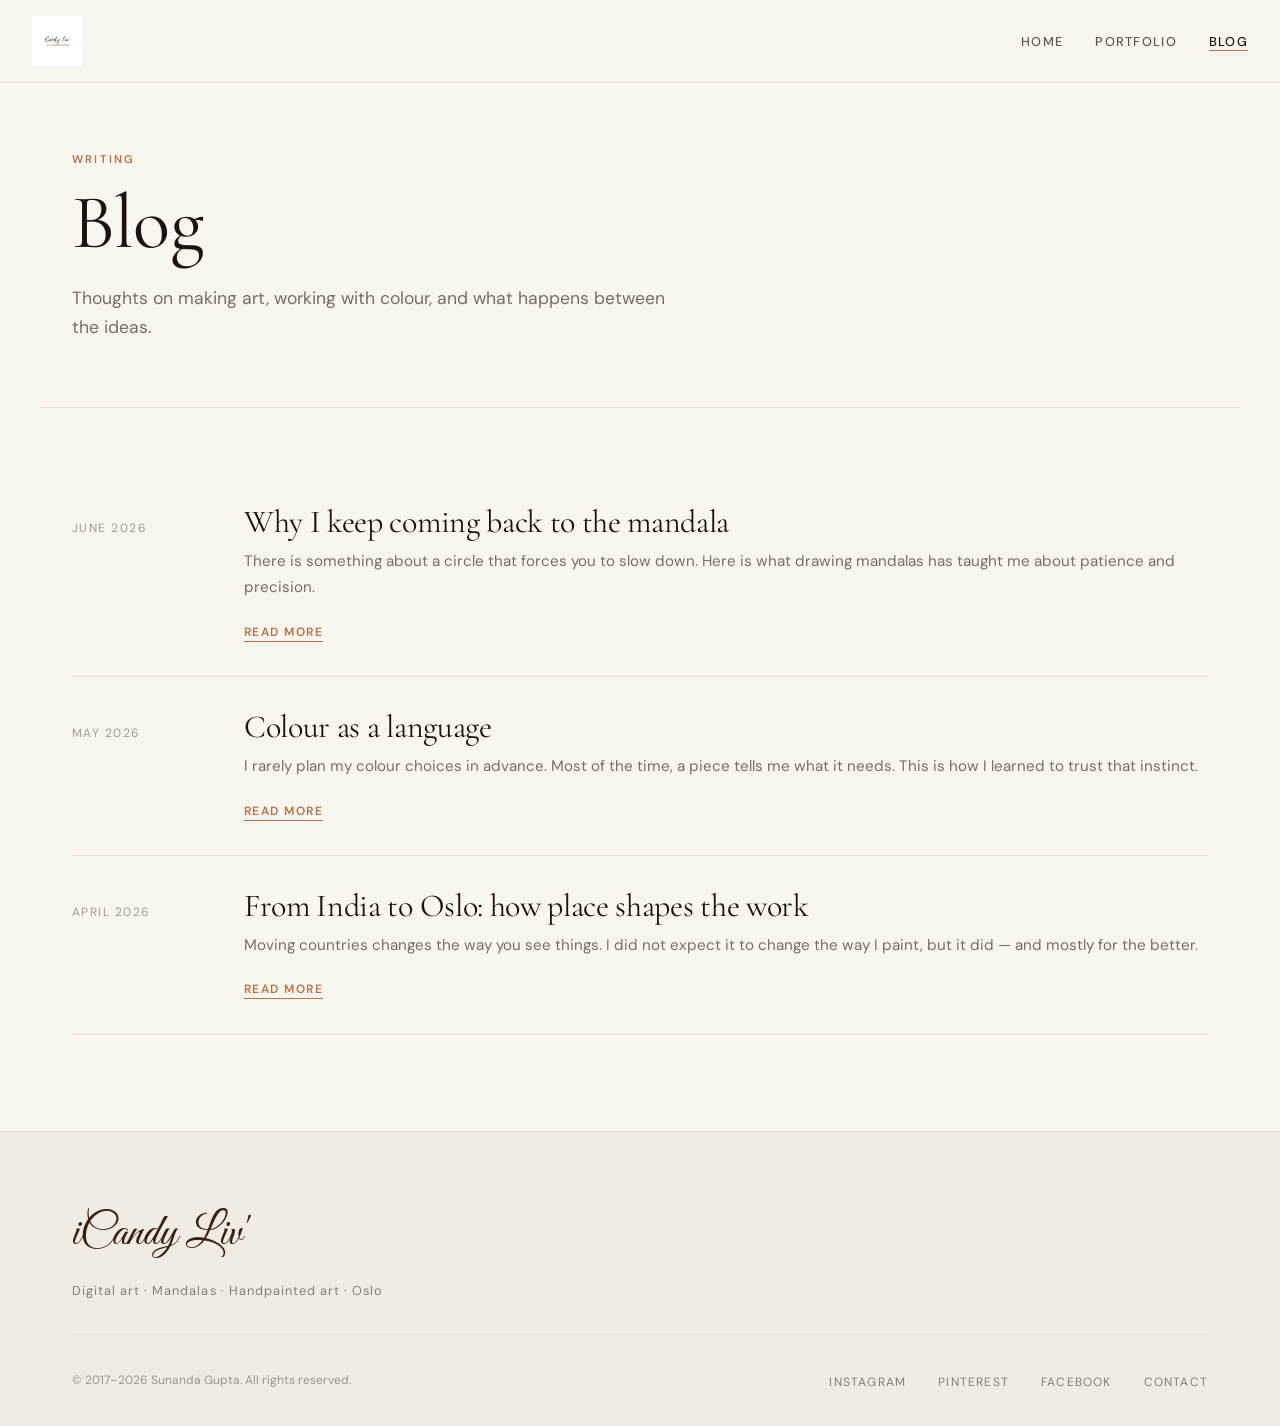
<file: blog.html>
<!DOCTYPE html>
<html lang="en">
<head>
  <meta charset="UTF-8" />
  <link rel="icon" type="image/x-icon" href="favicon.ico" />
  <link rel="icon" type="image/png" sizes="32x32" href="favicon-32.png" />
  <link rel="apple-touch-icon" sizes="180x180" href="apple-touch-icon.png" />
  <meta name="viewport" content="width=device-width, initial-scale=1.0" />
  <title>Blog | iCandy Liv'</title>
  <meta name="description" content="Notes on making art, working with colour, mandalas and what it means to create across two cultures. By Sunanda Gupta." />
  <meta property="og:title" content="Blog | iCandy Liv'" />
  <meta property="og:description" content="Notes on making art, working with colour, mandalas and what it means to create across two cultures. By Sunanda Gupta." />
  <meta property="og:image" content="https://sunandapgupta.github.io/IcandyLiv/images/IMG_6797.jpg" />
  <meta property="og:url" content="https://sunandapgupta.github.io/IcandyLiv/blog.html" />
  <meta property="og:type" content="website" />
  <meta property="og:site_name" content="iCandy Liv'" />
  <link rel="preconnect" href="https://fonts.googleapis.com" />
  <link rel="preconnect" href="https://fonts.gstatic.com" crossorigin />
  <link rel="preconnect" href="https://fonts.gstatic.com" crossorigin />
  <link href="https://fonts.googleapis.com/css2?family=Great+Vibes&family=Cormorant+Garamond:ital,wght@0,300;0,400;0,600;1,300;1,400&family=DM+Sans:wght@400;500;600&display=swap" rel="stylesheet" />
  <link rel="stylesheet" href="css/style.css" />
  <style>
    .blog-full { padding-bottom: 6rem; }
    .blog-list { display: flex; flex-direction: column; }
    .blog-list-item {
      display: grid;
      grid-template-columns: 140px 1fr;
      gap: 2rem;
      padding: 2rem 0;
      border-bottom: 1px solid var(--dust);
      align-items: baseline;
    }
    .blog-list-item .date { font-size:0.75rem; letter-spacing:0.12em; text-transform:uppercase; opacity:0.4; padding-top:0.3rem; }
    .blog-list-item h2 { font-size: clamp(1.4rem, 2.5vw, 2rem); margin-bottom:0.5rem; transition: color 0.2s; }
    .blog-list-item:hover h2 { color: var(--clay); }
    .blog-list-item p { opacity:0.6; font-size:0.95rem; margin-bottom:1rem; }
    @media (max-width:600px) { .blog-list-item { grid-template-columns:1fr; gap:0.25rem; } }
  </style>
</head>
<body>

  <nav>
    <a href="index.html" class="nav-logo"><img src="logo.png" alt="iCandy Liv'" style="height:50px;width:auto;" /></a>
    <ul class="nav-links">
      <li><a href="index.html">Home</a></li>
      <li><a href="portfolio.html">Portfolio</a></li>
      <li><a href="blog.html" class="active">Blog</a></li>
    </ul>
  </nav>

  <div class="container page-header">
    <span class="eyebrow">Writing</span>
    <h1>Blog</h1>
    <p>Thoughts on making art, working with colour, and what happens between the ideas.</p>
  </div>

  <div class="container blog-full">
    <div class="blog-list">

      <a href="blog/post-1.html">
        <div class="blog-list-item">
          <span class="date">June 2026</span>
          <div>
            <h2>Why I keep coming back to the mandala</h2>
            <p>There is something about a circle that forces you to slow down. Here is what drawing mandalas has taught me about patience and precision.</p>
            <span class="read-more">Read more</span>
          </div>
        </div>
      </a>

      <a href="blog/post-2.html">
        <div class="blog-list-item">
          <span class="date">May 2026</span>
          <div>
            <h2>Colour as a language</h2>
            <p>I rarely plan my colour choices in advance. Most of the time, a piece tells me what it needs. This is how I learned to trust that instinct.</p>
            <span class="read-more">Read more</span>
          </div>
        </div>
      </a>

      <a href="blog/post-3.html">
        <div class="blog-list-item">
          <span class="date">April 2026</span>
          <div>
            <h2>From India to Oslo: how place shapes the work</h2>
            <p>Moving countries changes the way you see things. I did not expect it to change the way I paint, but it did — and mostly for the better.</p>
            <span class="read-more">Read more</span>
          </div>
        </div>
      </a>

    </div>
  </div>

  <footer>
    <div class="container">
      <div class="footer-logo">iCandy Liv'</div>
      <p class="footer-tagline">Digital art · Mandalas · Handpainted art · Oslo</p>
      <div class="footer-inner">
        <span class="copyright">© 2017–2026 Sunanda Gupta. All rights reserved.</span>
        <ul class="footer-links">
          <li><a href="https://www.instagram.com/icandyliv/" target="_blank" rel="noopener">Instagram</a></li>
          <li><a href="https://no.pinterest.com/guptasunanda19/" target="_blank" rel="noopener">Pinterest</a></li>
          <li><a href="https://www.facebook.com/icandyliv/" target="_blank" rel="noopener">Facebook</a></li>
          <li><a href="mailto:icandyliv@gmail.com">Contact</a></li>
        </ul>
      </div>
    </div>
  </footer>

</body>
</html>
</file>
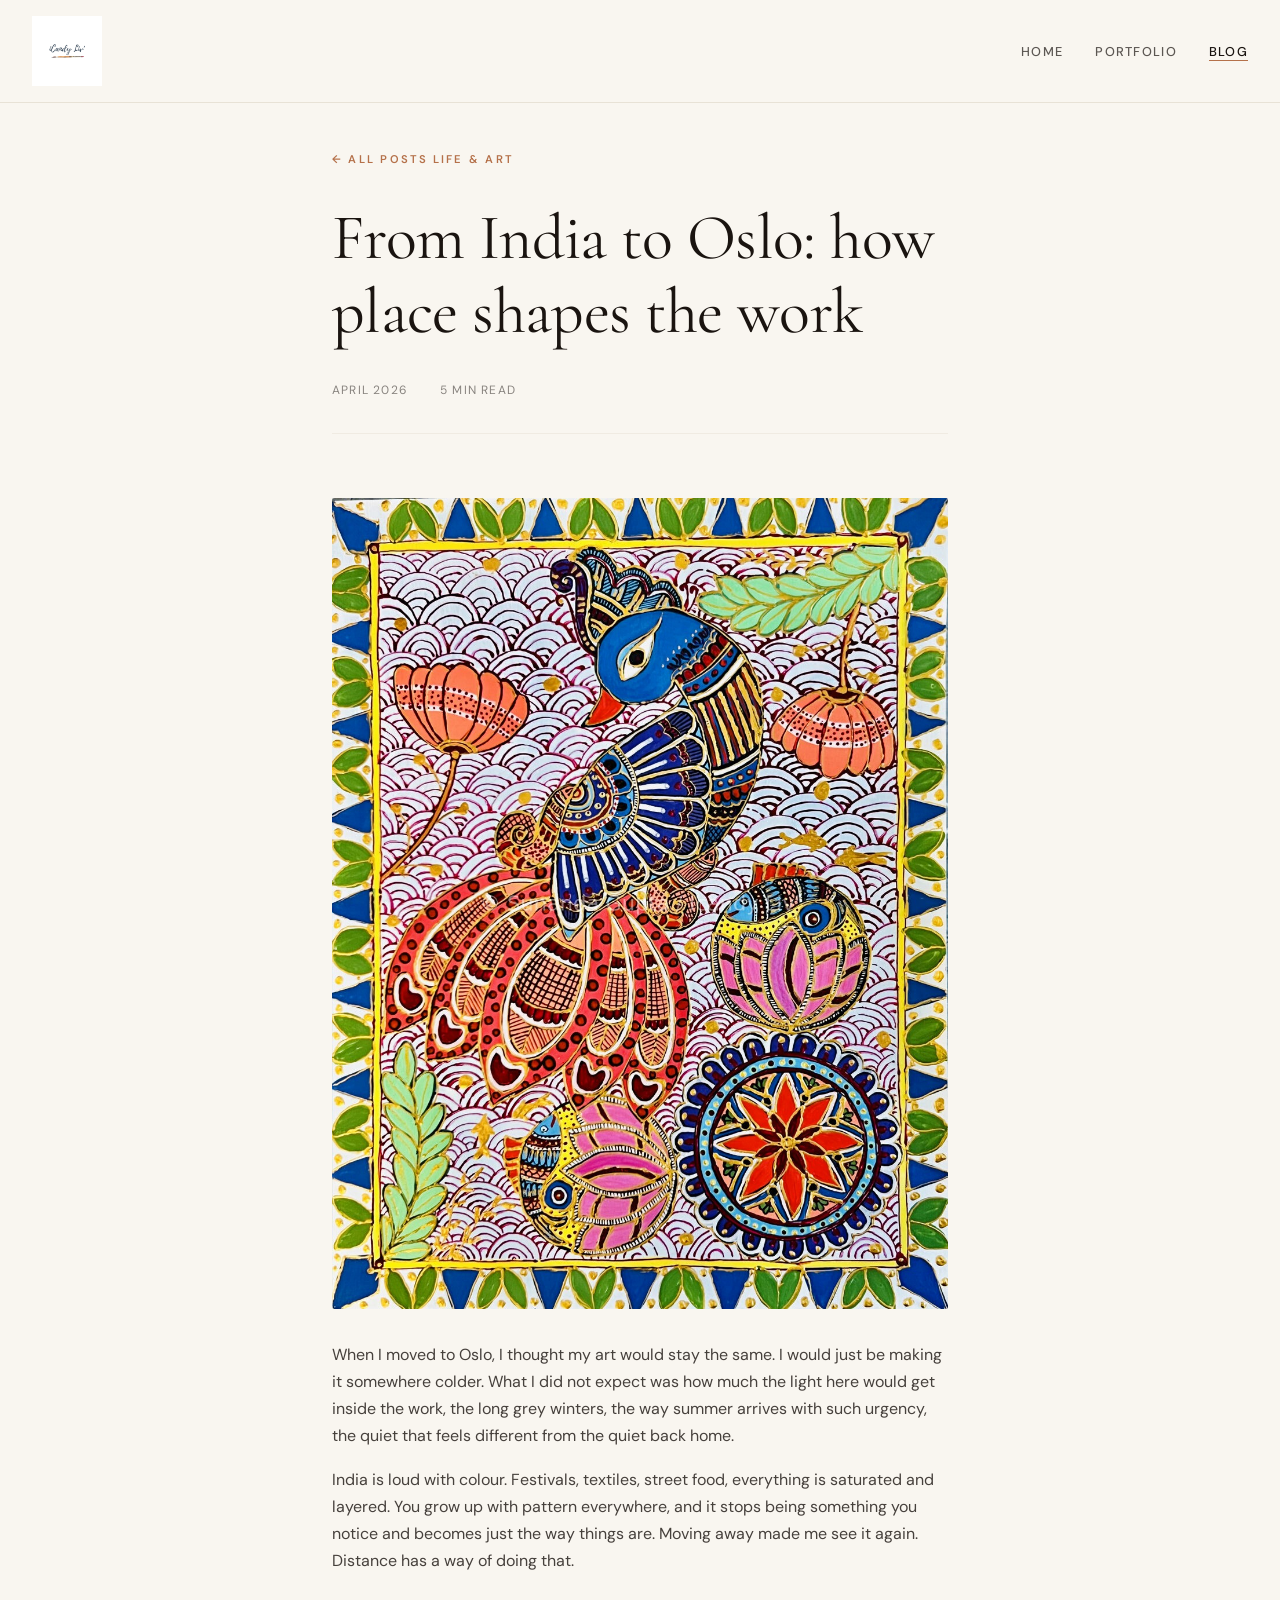
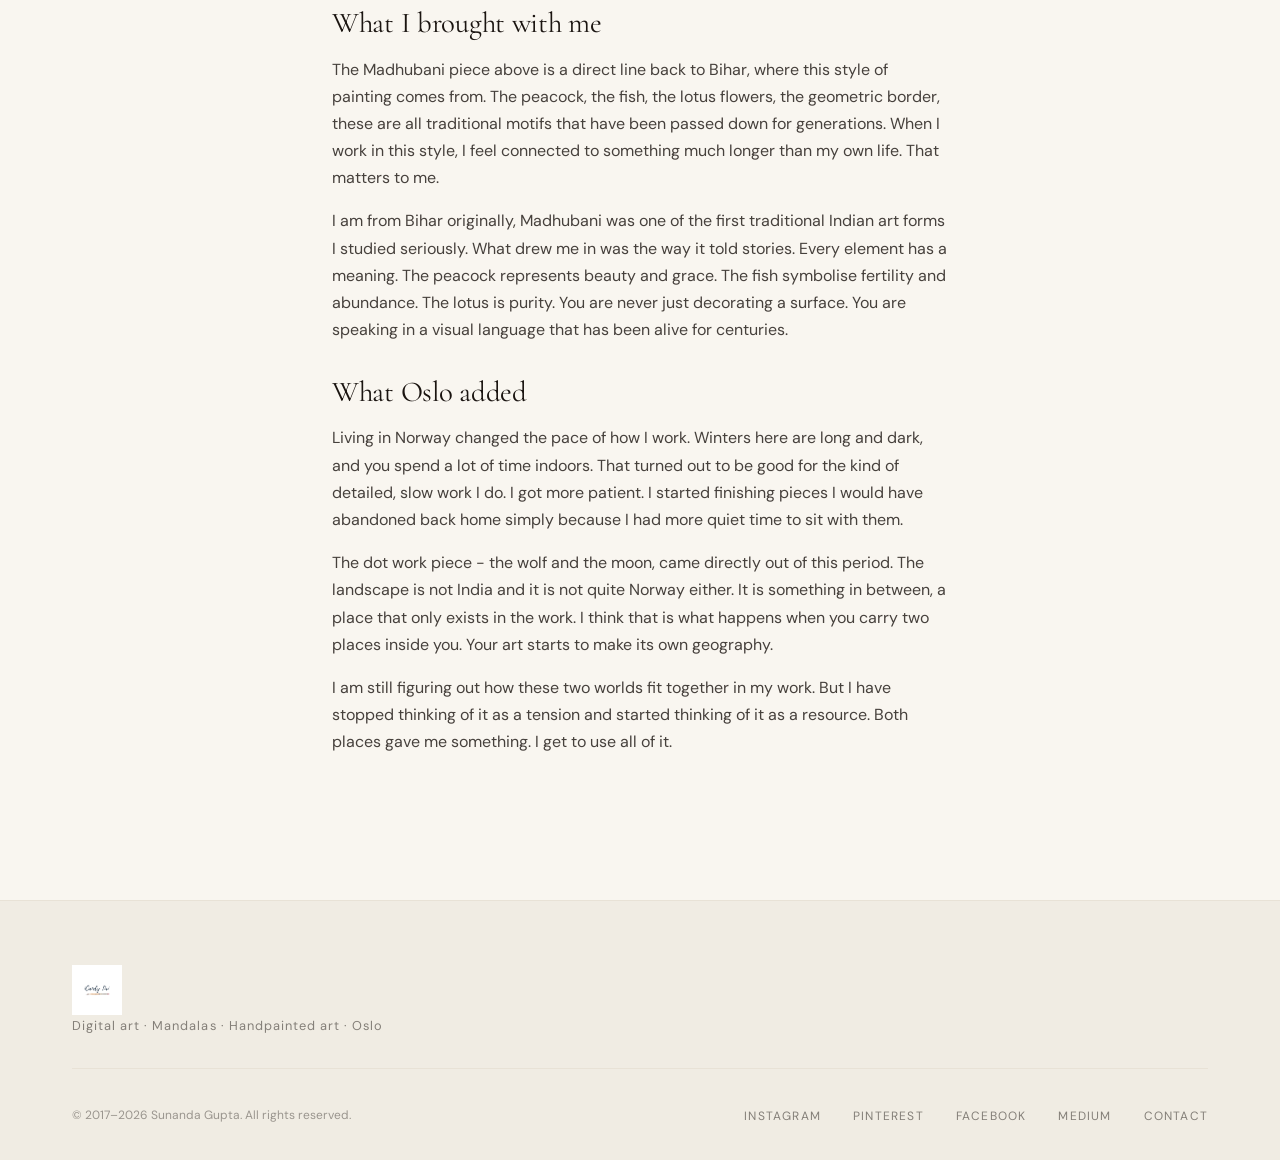
<file: blog/post-3.html>
<!DOCTYPE html>
<html lang="en">
<head>
  <meta charset="UTF-8" />
  <link rel="icon" type="image/x-icon" href="../favicon.ico" />
  <link rel="icon" type="image/png" sizes="32x32" href="../favicon-32.png" />
  <link rel="apple-touch-icon" sizes="180x180" href="../apple-touch-icon.png" />
  <meta name="viewport" content="width=device-width, initial-scale=1.0" />
  <title>From India to Oslo: how place shapes the work — iCandy Liv'</title>
  <meta name="description" content="Moving countries changes the way you see things. Sunanda Gupta on how living in Oslo changed the way she paints." />
  <meta property="og:title" content="From India to Oslo: how place shapes the work" />
  <meta property="og:description" content="Moving countries changes the way you see things. On how living in Oslo changed the way I paint." />
  <meta property="og:image" content="https://sunandapgupta.github.io/IcandyLiv/images/IMG_0175.jpg" />
  <meta property="og:url" content="https://sunandapgupta.github.io/IcandyLiv/blog/post-3.html" />
  <meta property="og:type" content="article" />
  <meta property="og:site_name" content="iCandy Liv'" />
  <link rel="preconnect" href="https://fonts.googleapis.com" />
  <link rel="preconnect" href="https://fonts.gstatic.com" crossorigin />
  <link rel="preconnect" href="https://fonts.gstatic.com" crossorigin />
  <link href="https://fonts.googleapis.com/css2?family=Great+Vibes&family=Cormorant+Garamond:ital,wght@0,300;0,400;0,600;1,300;1,400&family=DM+Sans:wght@400;500;600&display=swap" rel="stylesheet" />
  <link rel="stylesheet" href="../css/style.css" />
</head>
<body>

 <nav>
  <a href="../index.html" class="nav-logo"><img src="../logo.png" alt="iCandy Liv'" style="height:70px;width:auto;display:block;" /></a>
  <ul class="nav-links">
    <li><a href="../index.html">Home</a></li>
    <li><a href="../portfolio.html">Portfolio</a></li>
    <li><a href="../blog.html" class="active">Blog</a></li>
  </ul>
</nav>

  <article class="blog-post container">
    <a href="../blog.html" class="eyebrow" style="display:inline-block;margin-bottom:1rem;">← All posts</a>
    <span class="eyebrow">Life &amp; Art</span>
    <h1>From India to Oslo: how place shapes the work</h1>
    <div class="post-meta">
      <span>April 2026</span>
      <span>5 min read</span>
    </div>

    <img src="../images/IMG_0175.jpg" alt="Madhubani style peacock painting by Sunanda Gupta" class="post-image" style="border-radius:2px;" />

    <div class="post-body">
      <p>When I moved to Oslo, I thought my art would stay the same. I would just be making it somewhere colder. What I did not expect was how much the light here would get inside the work, the long grey winters, the way summer arrives with such urgency, the quiet that feels different from the quiet back home.</p>

      <p>India is loud with colour. Festivals, textiles, street food, everything is saturated and layered. You grow up with pattern everywhere, and it stops being something you notice and becomes just the way things are. Moving away made me see it again. Distance has a way of doing that.</p>

      <h2>What I brought with me</h2>

      <p>The Madhubani piece above is a direct line back to Bihar, where this style of painting comes from. The peacock, the fish, the lotus flowers, the geometric border, these are all traditional motifs that have been passed down for generations. When I work in this style, I feel connected to something much longer than my own life. That matters to me.</p>

      <p>I am from Bihar originally, Madhubani was one of the first traditional Indian art forms I studied seriously. What drew me in was the way it told stories. Every element has a meaning. The peacock represents beauty and grace. The fish symbolise fertility and abundance. The lotus is purity. You are never just decorating a surface. You are speaking in a visual language that has been alive for centuries.</p>

      <h2>What Oslo added</h2>

      <p>Living in Norway changed the pace of how I work. Winters here are long and dark, and you spend a lot of time indoors. That turned out to be good for the kind of detailed, slow work I do. I got more patient. I started finishing pieces I would have abandoned back home simply because I had more quiet time to sit with them.</p>

      <p>The dot work piece - the wolf and the moon, came directly out of this period. The landscape is not India and it is not quite Norway either. It is something in between, a place that only exists in the work. I think that is what happens when you carry two places inside you. Your art starts to make its own geography.</p>

      <p>I am still figuring out how these two worlds fit together in my work. But I have stopped thinking of it as a tension and started thinking of it as a resource. Both places gave me something. I get to use all of it.</p>
    </div>
  </article>

  <footer>
    <div class="container">
      <a href="../index.html" class="footer-logo"><img src="../logo.png" alt="iCandy Liv'" style="height:50px;width:auto;" /></a>
      <p class="footer-tagline">Digital art · Mandalas · Handpainted art · Oslo</p>
      <div class="footer-inner">
        <span class="copyright">© 2017–2026 Sunanda Gupta. All rights reserved.</span>
        <ul class="footer-links">
          <li><a href="https://www.instagram.com/icandyliv/" target="_blank" rel="noopener">Instagram</a></li>
          <li><a href="https://no.pinterest.com/guptasunanda19/" target="_blank" rel="noopener">Pinterest</a></li>
          <li><a href="https://www.facebook.com/icandyliv/" target="_blank" rel="noopener">Facebook</a></li>
          <li><a href="https://medium.com/@sunandagupta" target="_blank" rel="noopener">Medium</a></li>
          <li><a href="mailto:icandyliv@gmail.com">Contact</a></li>
        </ul>
      </div>
    </div>
  </footer>

</body>
</html>
</file>
<file: css/style.css>
/* =========================================
   DESIGN TOKENS
   ========================================= */
:root {
  --ink: #1a1410;
  --paper: #f9f6f0;
  --dust: #e8e2d6;
  --clay: #b5714a;
  --mist: #8a9ba8;
  --soft: #f0ece3;

  --font-display: 'Cormorant Garamond', Georgia, serif;
  --font-logo: 'Great Vibes', cursive;
  --font-body: 'DM Sans', system-ui, sans-serif;

  --space-xs: 0.5rem;
  --space-sm: 1rem;
  --space-md: 2rem;
  --space-lg: 4rem;
  --space-xl: 8rem;

  --max-width: 1200px;
  --radius: 2px;
}

/* =========================================
   RESET & BASE
   ========================================= */
*, *::before, *::after { box-sizing: border-box; margin: 0; padding: 0; }

html { scroll-behavior: smooth; }

body {
  font-family: var(--font-body);
  background: var(--paper);
  color: var(--ink);
  font-size: 1rem;
  line-height: 1.7;
  -webkit-font-smoothing: antialiased;
}

img { display: block; max-width: 100%; }
a { color: inherit; text-decoration: none; }

/* =========================================
   TYPOGRAPHY
   ========================================= */
h1, h2, h3, h4 {
  font-family: var(--font-display);
  font-weight: 400;
  line-height: 1.15;
  letter-spacing: -0.01em;
}

h1 { font-size: clamp(3rem, 8vw, 6.5rem); }
h2 { font-size: clamp(2rem, 4vw, 3.5rem); }
h3 { font-size: clamp(1.4rem, 2.5vw, 2rem); }

.eyebrow {
  font-family: var(--font-body);
  font-size: 0.7rem;
  font-weight: 600;
  letter-spacing: 0.2em;
  text-transform: uppercase;
  color: var(--clay);
}

/* =========================================
   LAYOUT
   ========================================= */
.container {
  max-width: var(--max-width);
  margin: 0 auto;
  padding: 0 var(--space-md);
}

section { padding: var(--space-lg) 0; }

/* =========================================
   NAVIGATION
   ========================================= */
nav {
  position: fixed;
  top: 0;
  left: 0;
  right: 0;
  z-index: 100;
  padding: var(--space-sm) var(--space-md);
  display: flex;
  justify-content: space-between;
  align-items: center;
  background: rgba(249, 246, 240, 0.92);
  backdrop-filter: blur(10px);
  border-bottom: 1px solid var(--dust);
}

.nav-logo {
  font-family: var(--font-logo);
  font-size: 2rem;
  color: #3b1f0f;
  letter-spacing: 0.02em;
}

.nav-links {
  display: flex;
  gap: var(--space-md);
  list-style: none;
}

.nav-links a {
  font-size: 0.8rem;
  font-weight: 500;
  letter-spacing: 0.1em;
  text-transform: uppercase;
  color: var(--ink);
  opacity: 0.7;
  transition: opacity 0.2s;
}

.nav-links a:hover,
.nav-links a.active { opacity: 1; }

.nav-links a.active { border-bottom: 1.5px solid var(--clay); }

/* =========================================
   HERO
   ========================================= */
.hero {
  min-height: 100vh;
  display: grid;
  grid-template-columns: 1fr 1fr;
  align-items: center;
  gap: var(--space-lg);
  padding-top: 80px;
}

.hero-text { padding: var(--space-lg) 0; }

.hero-text h1 {
  margin: var(--space-sm) 0 var(--space-md);
}

.hero-text p {
  font-size: 1.1rem;
  color: var(--ink);
  opacity: 0.65;
  max-width: 40ch;
  margin-bottom: var(--space-md);
}

.hero-image {
  position: relative;
  height: 100vh;
  overflow: hidden;
}

.hero-image .placeholder-art {
  width: 100%;
  height: 100%;
  background: linear-gradient(135deg, #d4a574 0%, #8a6540 30%, #3d2b1f 60%, #b5714a 100%);
  position: relative;
  display: flex;
  align-items: center;
  justify-content: center;
}

.hero-image .placeholder-art::after {
  content: '';
  position: absolute;
  inset: 0;
  background: url("data:image/svg+xml,%3Csvg viewBox='0 0 200 200' xmlns='http://www.w3.org/2000/svg'%3E%3Cfilter id='noise'%3E%3CfeTurbulence type='fractalNoise' baseFrequency='0.9' numOctaves='4' stitchTiles='stitch'/%3E%3C/filter%3E%3Crect width='100%25' height='100%25' filter='url(%23noise)' opacity='0.15'/%3E%3C/svg%3E");
  opacity: 0.4;
  mix-blend-mode: overlay;
}

.art-label {
  position: absolute;
  bottom: var(--space-md);
  left: var(--space-md);
  color: rgba(255,255,255,0.7);
  font-size: 0.7rem;
  letter-spacing: 0.15em;
  text-transform: uppercase;
}

/* =========================================
   BUTTONS
   ========================================= */
.btn {
  display: inline-block;
  padding: 0.75rem 2rem;
  font-size: 0.8rem;
  font-weight: 600;
  letter-spacing: 0.12em;
  text-transform: uppercase;
  border: 1.5px solid var(--ink);
  transition: all 0.2s;
  cursor: pointer;
}

.btn:hover {
  background: var(--ink);
  color: var(--paper);
}

.btn-clay {
  background: var(--clay);
  color: var(--paper);
  border-color: var(--clay);
}

.btn-clay:hover {
  background: var(--ink);
  border-color: var(--ink);
  color: var(--paper);
}

/* =========================================
   PORTFOLIO GRID
   ========================================= */
.section-header {
  display: flex;
  justify-content: space-between;
  align-items: flex-end;
  margin-bottom: var(--space-lg);
  padding-bottom: var(--space-sm);
  border-bottom: 1px solid var(--dust);
}

.portfolio-grid {
  display: grid;
  grid-template-columns: repeat(3, 1fr);
  gap: 1.5rem;
}

.portfolio-grid.large {
  grid-template-columns: repeat(2, 1fr);
  gap: 2rem;
}

.art-card {
  position: relative;
  overflow: hidden;
  cursor: pointer;
}

.art-card .art-thumb {
  aspect-ratio: 4/5;
  overflow: hidden;
}

.art-card .art-thumb .color-block {
  width: 100%;
  height: 100%;
  transition: transform 0.5s cubic-bezier(0.25, 0.46, 0.45, 0.94);
}

.art-card:hover .color-block { transform: scale(1.04); }

.art-card .art-info {
  padding: 0.75rem 0;
  display: flex;
  justify-content: space-between;
  align-items: baseline;
}

.art-card .art-title {
  font-family: var(--font-display);
  font-size: 1.1rem;
}

.art-card .art-medium {
  font-size: 0.7rem;
  letter-spacing: 0.1em;
  text-transform: uppercase;
  opacity: 0.5;
}

/* Art color palettes for placeholder images */
.c1 { background: linear-gradient(160deg, #c9956a, #7a4f3a, #2d1f15); }
.c2 { background: linear-gradient(200deg, #8faab8, #4a6b7a, #1c3040); }
.c3 { background: linear-gradient(140deg, #d4b896, #9c6e4a, #5c3a22); }
.c4 { background: linear-gradient(170deg, #b8c9a8, #6b8a5e, #2d4228); }
.c5 { background: linear-gradient(150deg, #c8a8b8, #8a5a7a, #3d1f30); }
.c6 { background: linear-gradient(180deg, #d4c496, #a08840, #5c4a10); }

/* =========================================
   ABOUT STRIP
   ========================================= */
.about-strip {
  background: var(--ink);
  color: var(--paper);
  padding: var(--space-lg) 0;
}

.about-strip .container {
  display: grid;
  grid-template-columns: 1fr 1fr;
  gap: var(--space-xl);
  align-items: center;
}

.about-strip h2 { color: var(--paper); margin: var(--space-sm) 0 var(--space-md); }
.about-strip p { opacity: 0.65; margin-bottom: var(--space-md); }
.about-strip .btn { border-color: var(--paper); color: var(--paper); }
.about-strip .btn:hover { background: var(--paper); color: var(--ink); }

.about-media {
  display: grid;
  grid-template-columns: 1fr 1fr;
  gap: 1rem;
}

.about-swatch {
  aspect-ratio: 1;
  border-radius: var(--radius);
}

/* =========================================
   BLOG SECTION
   ========================================= */
.blog-grid {
  display: grid;
  grid-template-columns: repeat(3, 1fr);
  gap: var(--space-md);
}

.blog-card {
  border-top: 1.5px solid var(--dust);
  padding-top: var(--space-sm);
}

.blog-card .blog-date {
  font-size: 0.7rem;
  letter-spacing: 0.15em;
  text-transform: uppercase;
  opacity: 0.45;
  margin-bottom: var(--space-xs);
}

.blog-card h3 {
  font-size: 1.3rem;
  margin-bottom: var(--space-xs);
  transition: color 0.2s;
}

.blog-card:hover h3 { color: var(--clay); }

.blog-card p {
  font-size: 0.9rem;
  opacity: 0.65;
  margin-bottom: var(--space-sm);
}

.read-more {
  font-size: 0.75rem;
  font-weight: 600;
  letter-spacing: 0.12em;
  text-transform: uppercase;
  color: var(--clay);
  border-bottom: 1px solid var(--clay);
  padding-bottom: 1px;
}

/* =========================================
   FOOTER
   ========================================= */
footer {
  background: var(--soft);
  border-top: 1px solid var(--dust);
  padding: var(--space-lg) 0 var(--space-md);
}

.footer-inner {
  display: flex;
  justify-content: space-between;
  align-items: center;
  padding-top: var(--space-md);
  border-top: 1px solid var(--dust);
  margin-top: var(--space-md);
}

.footer-logo {
  font-family: var(--font-logo);
  font-size: 2.8rem;
  color: #3b1f0f;
  margin-bottom: var(--space-xs);
}

.footer-tagline {
  font-size: 0.8rem;
  opacity: 0.5;
  letter-spacing: 0.08em;
}

.footer-links {
  list-style: none;
  display: flex;
  gap: var(--space-md);
}

.footer-links a {
  font-size: 0.75rem;
  letter-spacing: 0.1em;
  text-transform: uppercase;
  opacity: 0.5;
  transition: opacity 0.2s;
}

.footer-links a:hover { opacity: 1; }

.copyright {
  font-size: 0.75rem;
  opacity: 0.4;
}

/* =========================================
   PAGE HEADER (portfolio/blog pages)
   ========================================= */
.page-header {
  padding-top: calc(80px + var(--space-lg));
  padding-bottom: var(--space-lg);
  border-bottom: 1px solid var(--dust);
  margin-bottom: var(--space-lg);
}

.page-header h1 {
  font-size: clamp(2.5rem, 6vw, 5rem);
  margin: var(--space-xs) 0 var(--space-sm);
}

.page-header p {
  font-size: 1.1rem;
  opacity: 0.6;
  max-width: 50ch;
}

/* =========================================
   FILTER TABS
   ========================================= */
.filter-tabs {
  display: flex;
  gap: var(--space-sm);
  margin-bottom: var(--space-lg);
  flex-wrap: wrap;
}

.filter-tab {
  font-size: 0.75rem;
  font-weight: 600;
  letter-spacing: 0.1em;
  text-transform: uppercase;
  padding: 0.4rem 1.2rem;
  border: 1.5px solid var(--dust);
  cursor: pointer;
  transition: all 0.2s;
  background: none;
  font-family: var(--font-body);
}

.filter-tab:hover,
.filter-tab.active {
  background: var(--ink);
  color: var(--paper);
  border-color: var(--ink);
}

/* =========================================
   BLOG POST PAGE
   ========================================= */
.blog-post {
  max-width: 680px;
  margin: 0 auto;
  padding-top: calc(80px + var(--space-lg));
  padding-bottom: var(--space-xl);
}

.blog-post h1 {
  font-size: clamp(2rem, 5vw, 4rem);
  margin: var(--space-sm) 0 var(--space-md);
}

.post-meta {
  display: flex;
  gap: var(--space-md);
  font-size: 0.75rem;
  letter-spacing: 0.1em;
  text-transform: uppercase;
  opacity: 0.5;
  margin-bottom: var(--space-lg);
  padding-bottom: var(--space-md);
  border-bottom: 1px solid var(--dust);
}

.blog-post .post-body h2 {
  font-size: 1.8rem;
  margin: var(--space-md) 0 var(--space-sm);
}

.blog-post .post-body p { margin-bottom: var(--space-sm); opacity: 0.8; }

.blog-post .post-image {
  width: 100%;
  margin: var(--space-md) 0;
}

/* =========================================
   RESPONSIVE
   ========================================= */
@media (max-width: 900px) {
  .hero { grid-template-columns: 1fr; }
  .hero-image { height: 60vw; }
  .portfolio-grid { grid-template-columns: repeat(2, 1fr); }
  .blog-grid { grid-template-columns: repeat(2, 1fr); }
  .about-strip .container { grid-template-columns: 1fr; gap: var(--space-lg); }
}

@media (max-width: 600px) {
  .portfolio-grid, .portfolio-grid.large, .blog-grid { grid-template-columns: 1fr; }
  .nav-links { gap: var(--space-sm); }
  .section-header { flex-direction: column; align-items: flex-start; gap: var(--space-sm); }
}

@media (prefers-reduced-motion: reduce) {
  * { transition: none !important; transform: none !important; }
}
</file>
